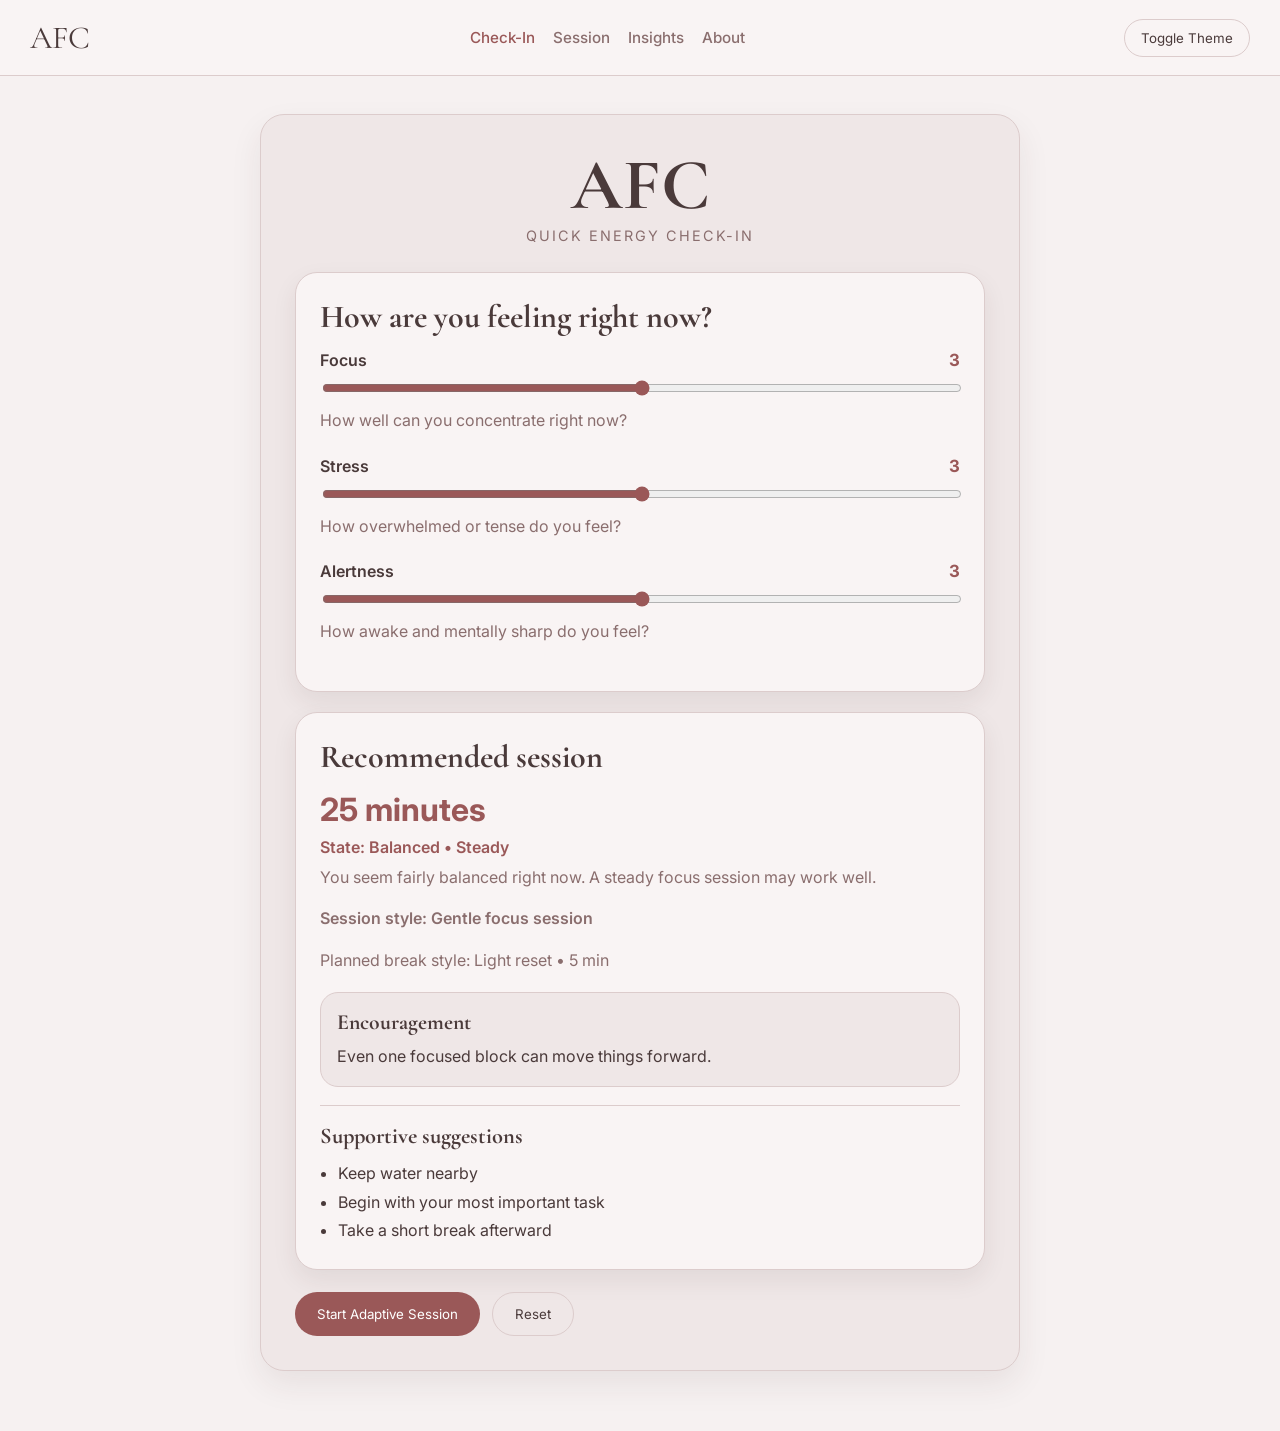
<file: index.html>
<!DOCTYPE html>
<html lang="en">
<head>
  <meta charset="UTF-8" />
  <meta name="viewport" content="width=device-width, initial-scale=1.0" />
  <title>AFC | Energy Check-In</title>
  <link rel="preconnect" href="https://fonts.googleapis.com">
  <link rel="preconnect" href="https://fonts.gstatic.com" crossorigin>
  <link href="https://fonts.googleapis.com/css2?family=Cormorant+Garamond:wght@500;600&family=Inter:wght@300;400;500;600&display=swap" rel="stylesheet">
  <link rel="stylesheet" href="style.css" />
</head>
<body>
  <header class="topbar">
    <div class="brand">AFC</div>
    <nav class="nav">
      <a href="index.html" class="active">Check-In</a>
      <a href="dashboard.html">Session</a>
      <a href="insights.html">Insights</a>
      <a href="about.html">About</a>
    </nav>
    <button id="themeToggle" class="theme-btn" type="button">Toggle Theme</button>
  </header>

  <main class="page-shell">
    <section class="panel panel-checkin">
      <h1>AFC</h1>
      <p class="eyebrow">QUICK ENERGY CHECK-IN</p>

      <div class="content-block">
        <h2>How are you feeling right now?</h2>

        <div class="slider-group">
          <div class="slider-head">
            <label for="focus">Focus</label>
            <span id="focusValue">3</span>
          </div>
          <input type="range" id="focus" min="1" max="5" value="3">
          <p class="slider-note">How well can you concentrate right now?</p>
        </div>

        <div class="slider-group">
          <div class="slider-head">
            <label for="stress">Stress</label>
            <span id="stressValue">3</span>
          </div>
          <input type="range" id="stress" min="1" max="5" value="3">
          <p class="slider-note">How overwhelmed or tense do you feel?</p>
        </div>

        <div class="slider-group">
          <div class="slider-head">
            <label for="alertness">Alertness</label>
            <span id="alertnessValue">3</span>
          </div>
          <input type="range" id="alertness" min="1" max="5" value="3">
          <p class="slider-note">How awake and mentally sharp do you feel?</p>
        </div>
      </div>

      <div class="content-block">
        <h2>Recommended session</h2>
        <p class="recommendation-time" id="recommendedTime">25 minutes</p>
        <p class="focus-state" id="focusStateText">State: Balanced • Steady</p>
        <p class="support-text" id="supportMessage">
          You seem fairly balanced right now. A steady focus session may work well.
        </p>
        <p class="small-text emphasis-text" id="sessionIntensity">Session style: Balanced session</p>

        <p class="small-text smart-preview-text" id="smartBreakPreview">
          AFC will also prepare a break suggestion that matches your current energy state.
        </p>
        
        <div class="quote-box">
          <h3>Encouragement</h3>
          <p id="encouragementText">A calm start is still a strong start.</p>
        </div>

        <div class="suggestion-box">
          <h3>Supportive suggestions</h3>
          <ul id="checkinSuggestions">
            <li>Keep water nearby</li>
            <li>Begin with your most important task</li>
            <li>Take a short break afterward</li>
          </ul>
        </div>
      </div>

      <div class="button-row">
        <button id="startSessionBtn" class="primary-btn" type="button">Start Adaptive Session</button>
        <button id="resetCheckinBtn" class="secondary-btn" type="button">Reset</button>
      </div>
    </section>
  </main>

  <script src="script.js"></script>
</body>
</html>
</file>
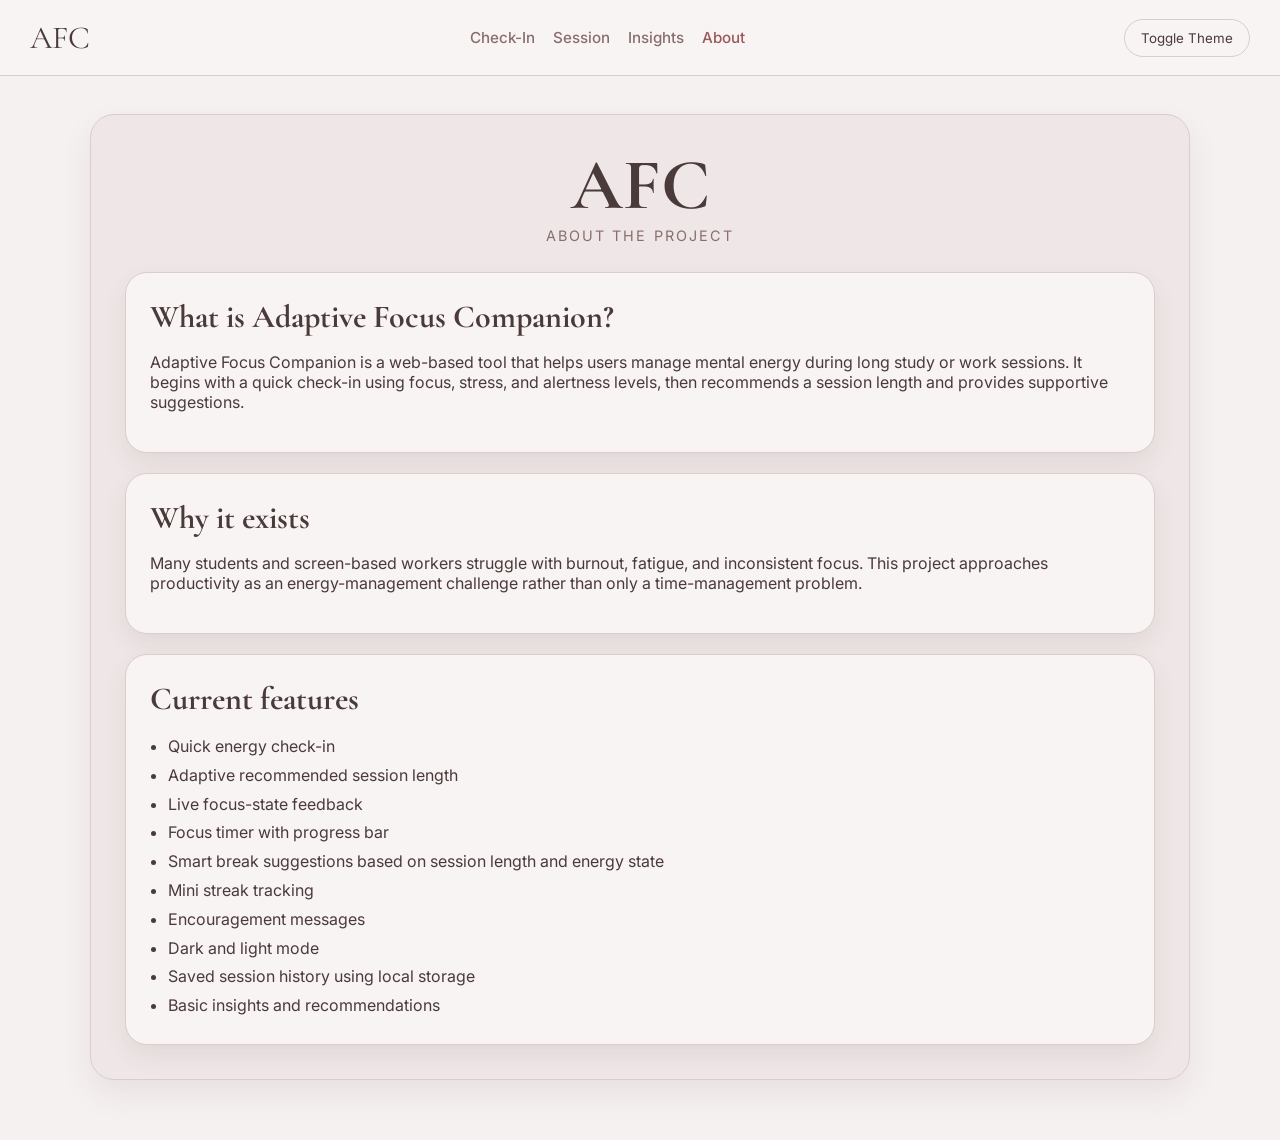
<file: about.html>
<!DOCTYPE html>
<html lang="en">
<head>
  <meta charset="UTF-8" />
  <meta name="viewport" content="width=device-width, initial-scale=1.0" />
  <title>AFC | About</title>
  <link rel="preconnect" href="https://fonts.googleapis.com">
  <link rel="preconnect" href="https://fonts.gstatic.com" crossorigin>
  <link href="https://fonts.googleapis.com/css2?family=Cormorant+Garamond:wght@500;600&family=Inter:wght@300;400;500;600&display=swap" rel="stylesheet">
  <link rel="stylesheet" href="style.css" />
</head>
<body>
  <header class="topbar">
    <div class="brand">AFC</div>
    <nav class="nav">
      <a href="index.html">Check-In</a>
      <a href="dashboard.html">Session</a>
      <a href="insights.html">Insights</a>
      <a href="about.html" class="active">About</a>
    </nav>
    <button id="themeToggle" class="theme-btn" type="button">Toggle Theme</button>
  </header>

  <main class="page-shell">
    <section class="panel">
      <h1>AFC</h1>
      <p class="eyebrow">ABOUT THE PROJECT</p>

      <div class="about-layout">
        <div class="card">
          <h2>What is Adaptive Focus Companion?</h2>
          <p>
            Adaptive Focus Companion is a web-based tool that helps users manage mental energy during long study or work sessions.
            It begins with a quick check-in using focus, stress, and alertness levels, then recommends a session length and provides
            supportive suggestions.
          </p>
        </div>

        <div class="card">
          <h2>Why it exists</h2>
          <p>
            Many students and screen-based workers struggle with burnout, fatigue, and inconsistent focus. This project approaches
            productivity as an energy-management challenge rather than only a time-management problem.
          </p>
        </div>

        <div class="card">
          <h2>Current features</h2>
          <ul class="simple-list">
            <li>Quick energy check-in</li>
            <li>Adaptive recommended session length</li>
            <li>Live focus-state feedback</li>
            <li>Focus timer with progress bar</li>
            <li>Smart break suggestions based on session length and energy state</li>
            <li>Mini streak tracking</li>
            <li>Encouragement messages</li>
            <li>Dark and light mode</li>
            <li>Saved session history using local storage</li>
            <li>Basic insights and recommendations</li>
          </ul>
        </div>
      </div>
    </section>
  </main>

  <script src="script.js"></script>
</body>
</html>
</file>
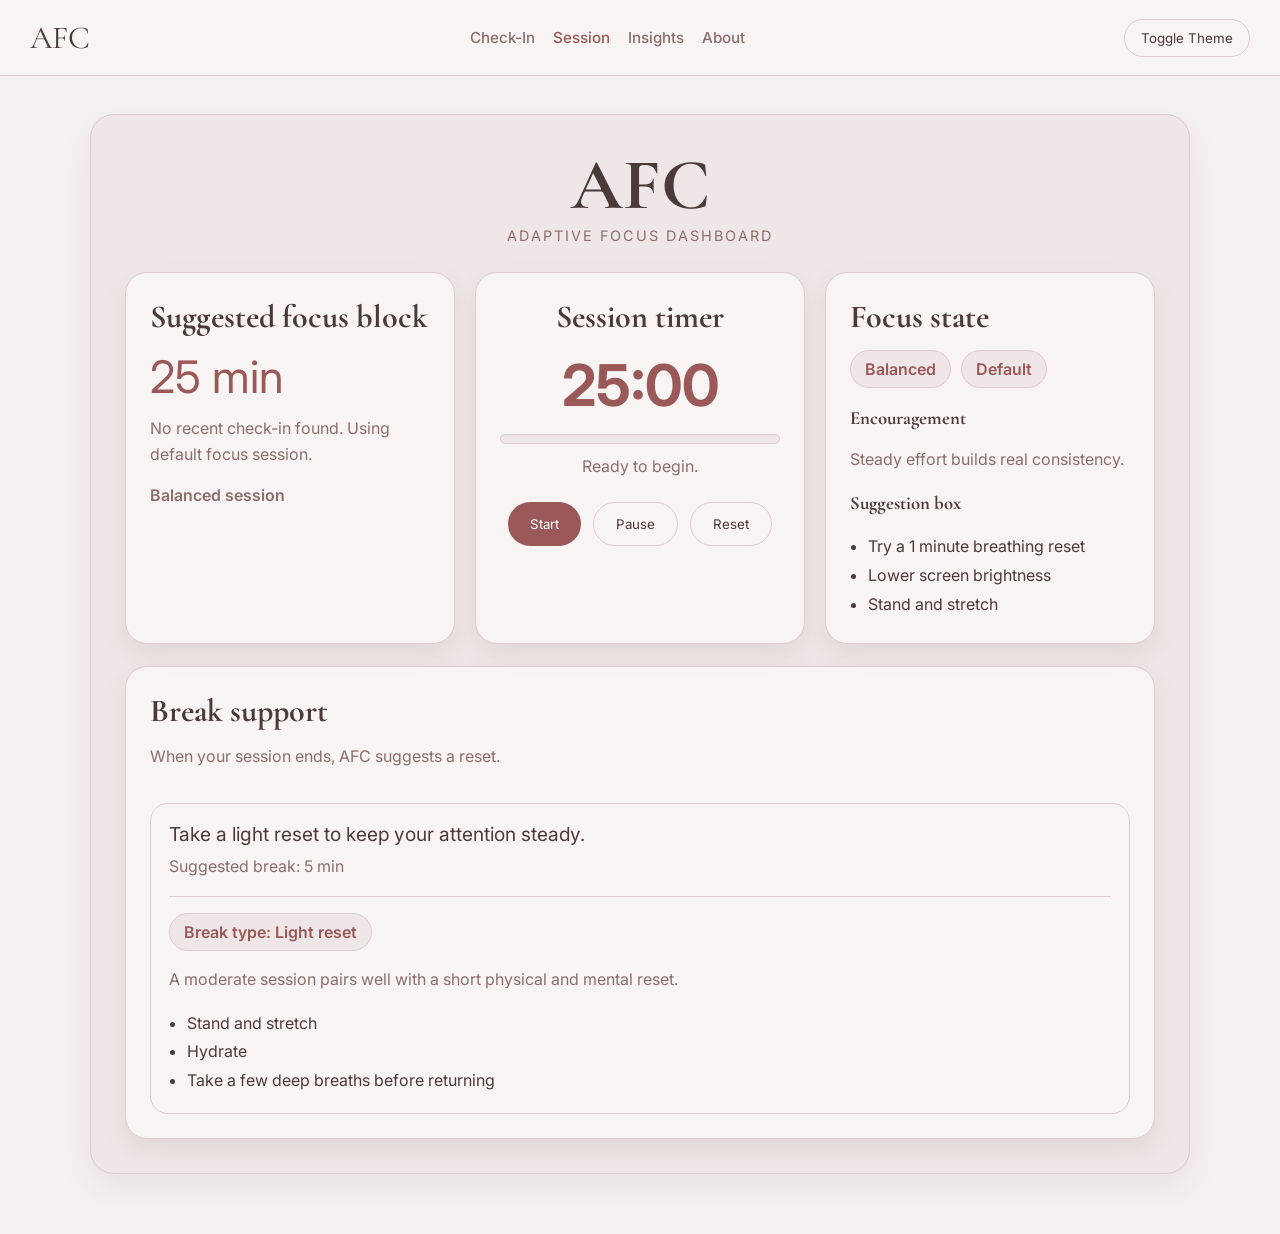
<file: dashboard.html>
<!DOCTYPE html>
<html lang="en">
<head>
  <meta charset="UTF-8" />
  <meta name="viewport" content="width=device-width, initial-scale=1.0" />
  <title>AFC | Focus Session</title>
  <link rel="preconnect" href="https://fonts.googleapis.com">
  <link rel="preconnect" href="https://fonts.gstatic.com" crossorigin>
  <link href="https://fonts.googleapis.com/css2?family=Cormorant+Garamond:wght@500;600&family=Inter:wght@300;400;500;600&display=swap" rel="stylesheet">
  <link rel="stylesheet" href="style.css" />
</head>
<body>
  <header class="topbar">
    <div class="brand">AFC</div>
    <nav class="nav">
      <a href="index.html">Check-In</a>
      <a href="dashboard.html" class="active">Session</a>
      <a href="insights.html">Insights</a>
      <a href="about.html">About</a>
    </nav>
    <button id="themeToggle" class="theme-btn" type="button">Toggle Theme</button>
  </header>

  <main class="page-shell">
    <section class="panel">
      <h1>AFC</h1>
      <p class="eyebrow">ADAPTIVE FOCUS DASHBOARD</p>

      <div class="dashboard-grid">
        <div class="card">
          <h2>Suggested focus block</h2>
          <p class="large-stat" id="dashboardSessionLength">25 min</p>
          <p class="small-text" id="dashboardReason">Based on your latest energy check-in.</p>
          <p class="small-text emphasis-text" id="dashboardIntensity">Balanced session</p>
        </div>

        <div class="card center-card">
          <h2>Session timer</h2>
          <div id="timerDisplay" class="timer-display">25:00</div>

          <div class="progress-bar">
            <div id="progressFill" class="progress-fill"></div>
          </div>

          <p id="sessionStatus" class="small-text">Ready to begin.</p>

          <div class="button-row small-gap">
            <button id="beginTimerBtn" class="primary-btn" type="button">Start</button>
            <button id="pauseTimerBtn" class="secondary-btn" type="button">Pause</button>
            <button id="resetTimerBtn" class="secondary-btn" type="button">Reset</button>
          </div>
        </div>

        <div class="card">
          <h2>Focus state</h2>
          <div class="state-tags">
            <span id="stateTagOne" class="state-tag">Balanced</span>
            <span id="stateTagTwo" class="state-tag">Steady</span>
          </div>

          <h3>Encouragement</h3>
          <p id="dashboardEncouragement" class="small-text">
            Stay steady. Progress grows through consistency.
          </p>

          <h3>Suggestion box</h3>
          <ul id="dashboardSuggestions" class="simple-list">
            <li>Try a 1 minute breathing reset</li>
            <li>Lower screen brightness</li>
            <li>Stand and stretch</li>
          </ul>
        </div>
      </div>

      <div class="wide-card">
        <div class="wide-card-head">
          <div>
            <h2>Break support</h2>
            <p class="small-text">When your session ends, AFC suggests a reset.</p>
          </div>
        </div>

        <div class="break-box">
          <p id="breakSuggestion" class="large-break-text">Complete a session to receive a break suggestion.</p>
          <p id="breakDuration" class="small-text">Suggested break: —</p>

          <div class="smart-break-details">
            <p id="breakType" class="break-pill">Break type: —</p>
            <p id="breakReason" class="small-text">Your personalized break reasoning will appear here.</p>
            <ul id="breakSteps" class="simple-list break-steps">
              <li>Finish a session to receive personalized reset steps.</li> 
            </ul>
          </div>
        </div>
      </div>
    </section>
  </main>

  <script src="script.js"></script>
</body>
</html>
</file>
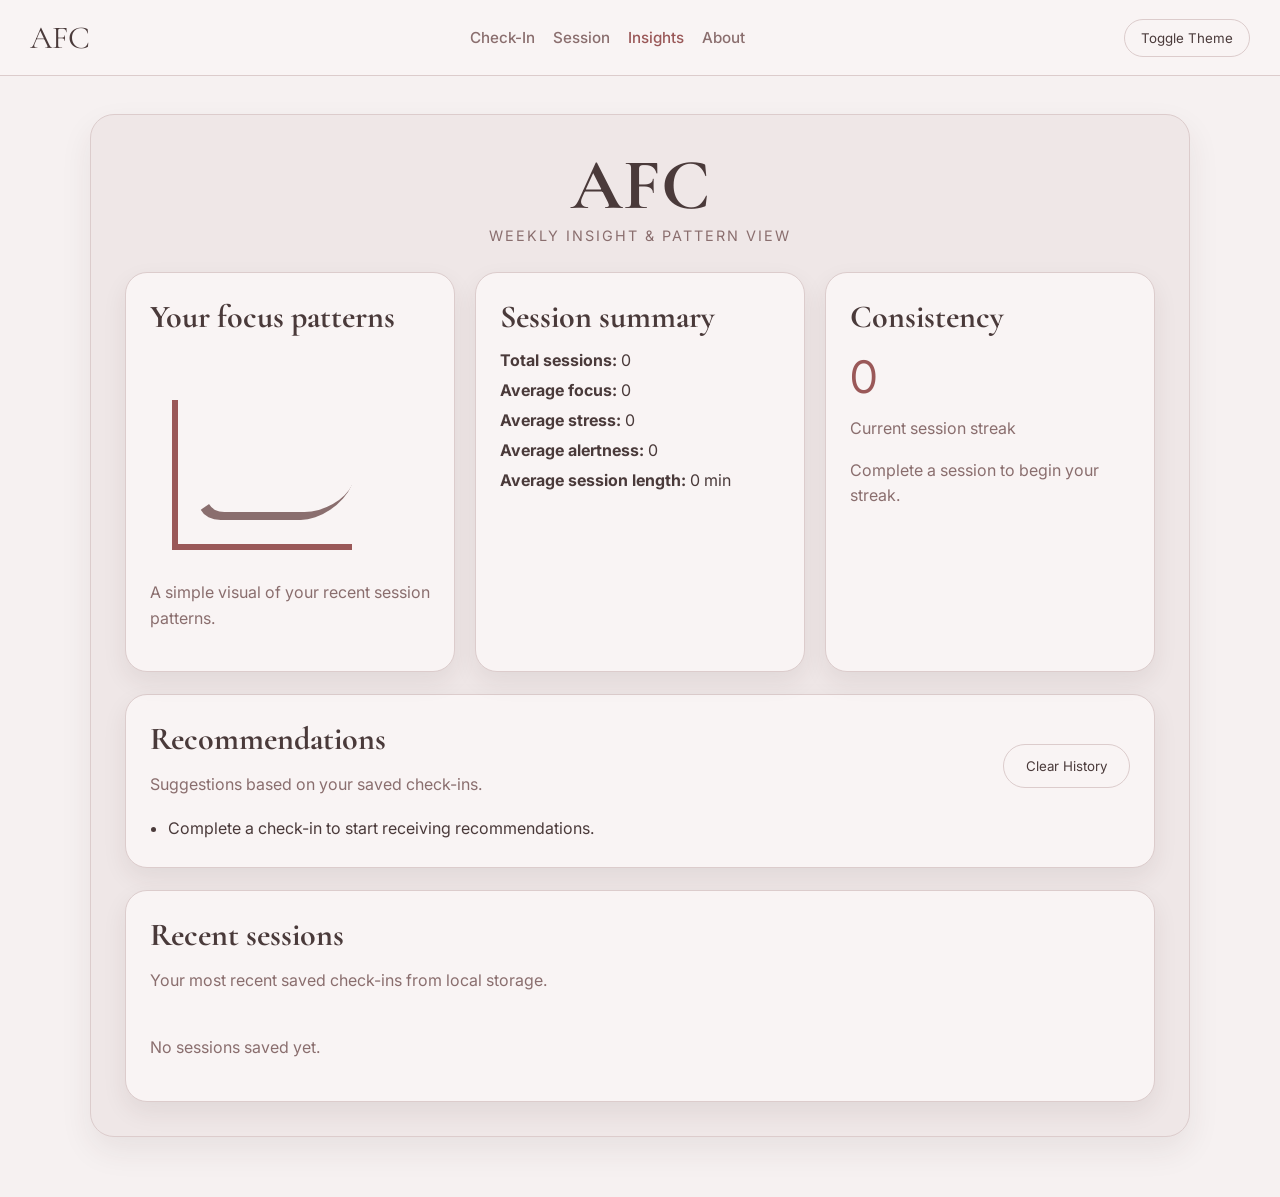
<file: insights.html>
<!DOCTYPE html>
<html lang="en">
<head>
  <meta charset="UTF-8" />
  <meta name="viewport" content="width=device-width, initial-scale=1.0" />
  <title>AFC | Weekly Insights</title>
  <link rel="preconnect" href="https://fonts.googleapis.com">
  <link rel="preconnect" href="https://fonts.gstatic.com" crossorigin>
  <link href="https://fonts.googleapis.com/css2?family=Cormorant+Garamond:wght@500;600&family=Inter:wght@300;400;500;600&display=swap" rel="stylesheet">
  <link rel="stylesheet" href="style.css" />
</head>
<body>
  <header class="topbar">
    <div class="brand">AFC</div>
    <nav class="nav">
      <a href="index.html">Check-In</a>
      <a href="dashboard.html">Session</a>
      <a href="insights.html" class="active">Insights</a>
      <a href="about.html">About</a>
    </nav>
    <button id="themeToggle" class="theme-btn" type="button">Toggle Theme</button>
  </header>

  <main class="page-shell">
    <section class="panel">
      <h1>AFC</h1>
      <p class="eyebrow">WEEKLY INSIGHT & PATTERN VIEW</p>

      <div class="dashboard-grid">
        <div class="card">
          <h2>Your focus patterns</h2>
          <div class="fake-chart">
            <div class="axis-y"></div>
            <div class="axis-x"></div>
            <div class="chart-line"></div>
          </div>
          <p class="small-text">A simple visual of your recent session patterns.</p>
        </div>

        <div class="card">
          <h2>Session summary</h2>
          <div class="stats-list">
            <p><strong>Total sessions:</strong> <span id="totalSessions">0</span></p>
            <p><strong>Average focus:</strong> <span id="avgFocus">0</span></p>
            <p><strong>Average stress:</strong> <span id="avgStress">0</span></p>
            <p><strong>Average alertness:</strong> <span id="avgAlertness">0</span></p>
            <p><strong>Average session length:</strong> <span id="avgMinutes">0 min</span></p>
          </div>
        </div>

        <div class="card">
          <h2>Consistency</h2>
          <p class="large-stat" id="streakCount">0</p>
          <p class="small-text">Current session streak</p>
          <p class="small-text" id="streakMessage">Complete a session to begin your streak.</p>
        </div>
      </div>

      <div class="wide-card">
        <div class="wide-card-head">
          <div>
            <h2>Recommendations</h2>
            <p class="small-text">Suggestions based on your saved check-ins.</p>
          </div>
          <button id="clearHistoryBtn" class="secondary-btn" type="button">Clear History</button>
        </div>

        <ul id="insightRecommendations" class="simple-list">
          <li>Complete a check-in to start receiving recommendations.</li>
        </ul>
      </div>

      <div class="wide-card">
        <div class="wide-card-head">
          <div>
            <h2>Recent sessions</h2>
            <p class="small-text">Your most recent saved check-ins from local storage.</p>
          </div>
        </div>

        <div id="historyList" class="history-list">
          <p class="small-text">No sessions saved yet.</p>
        </div>
      </div>
    </section>
  </main>

  <script src="script.js"></script>
</body>
</html>
</file>
<file: style.css>
:root {
  --bg: #f6f1f1;
  --panel: #efe7e7;
  --card: #f9f4f4;
  --text: #4a3a3a;
  --muted: #8a6e6e;
  --accent: #9a5858;
  --accent-dark: #824747;
  --border: #dccccc;
  --shadow: rgba(70, 40, 40, 0.08);
}

body.dark-mode {
  --bg: #1e1919;
  --panel: #2a2323;
  --card: #342b2b;
  --text: #f2e9e9;
  --muted: #cdb6b6;
  --accent: #d08d8d;
  --accent-dark: #b57575;
  --border: #4d3d3d;
  --shadow: rgba(0, 0, 0, 0.28);
}

* {
  box-sizing: border-box;
}

body {
  margin: 0;
  background: var(--bg);
  color: var(--text);
  font-family: "Inter", sans-serif;
}

h1,
h2,
h3,
.brand {
  font-family: "Cormorant Garamond", serif;
}

.topbar {
  display: flex;
  align-items: center;
  justify-content: space-between;
  gap: 18px;
  padding: 18px 30px;
  background: var(--card);
  border-bottom: 1px solid var(--border);
  position: sticky;
  top: 0;
  z-index: 10;
}

.brand {
  font-size: 2rem;
}

.nav {
  display: flex;
  gap: 18px;
  flex-wrap: wrap;
}

.nav a {
  text-decoration: none;
  color: var(--muted);
  font-weight: 500;
  font-size: 0.95rem;
}

.nav a.active,
.nav a:hover {
  color: var(--accent);
}

.theme-btn,
.primary-btn,
.secondary-btn {
  border: none;
  border-radius: 999px;
  cursor: pointer;
  font-family: inherit;
  transition: 0.2s ease;
}

.theme-btn {
  padding: 10px 16px;
  background: transparent;
  border: 1px solid var(--border);
  color: var(--text);
}

.primary-btn {
  padding: 13px 22px;
  background: var(--accent);
  color: white;
}

.primary-btn:hover {
  background: var(--accent-dark);
}

.secondary-btn {
  padding: 13px 22px;
  background: transparent;
  border: 1px solid var(--border);
  color: var(--text);
}

.secondary-btn:hover,
.theme-btn:hover {
  background: rgba(255, 255, 255, 0.08);
}

.page-shell {
  display: flex;
  justify-content: center;
  padding: 38px 20px 60px;
}

.panel {
  width: 100%;
  max-width: 1100px;
  background: var(--panel);
  border: 1px solid var(--border);
  border-radius: 24px;
  padding: 34px;
  box-shadow: 0 14px 32px var(--shadow);
}

.panel-checkin {
  max-width: 760px;
}

h1 {
  margin: 0;
  font-size: 4.5rem;
  text-align: center;
  line-height: 1;
}

.eyebrow {
  text-align: center;
  letter-spacing: 0.14em;
  color: var(--muted);
  font-size: 0.9rem;
  margin: 6px 0 28px;
}

.content-block,
.card,
.wide-card {
  background: var(--card);
  border: 1px solid var(--border);
  border-radius: 22px;
  padding: 24px;
  box-shadow: 0 10px 24px var(--shadow);
}

.content-block + .content-block {
  margin-top: 20px;
}

.content-block h2,
.card h2,
.wide-card h2 {
  margin: 0 0 14px;
  font-size: 2rem;
}

.slider-group {
  margin-bottom: 22px;
}

.slider-head {
  display: flex;
  align-items: center;
  justify-content: space-between;
  margin-bottom: 8px;
}

.slider-head label {
  font-weight: 600;
}

.slider-head span {
  color: var(--accent);
  font-weight: 700;
  font-size: 1.05rem;
}

input[type="range"] {
  width: 100%;
  accent-color: var(--accent);
}

.slider-note,
.small-text,
.support-text {
  color: var(--muted);
  line-height: 1.6;
  margin-top: 8px;
}

.recommendation-time {
  margin: 0 0 8px;
  font-size: 2rem;
  color: var(--accent);
  font-weight: 700;
}

.focus-state {
  margin: 0 0 8px;
  color: var(--accent);
  font-weight: 600;
}

.emphasis-text {
  font-weight: 600;
}

.quote-box {
  margin-top: 18px;
  padding: 16px;
  border-radius: 18px;
  background: var(--panel);
  border: 1px solid var(--border);
}

.quote-box h3 {
  margin: 0 0 8px;
  font-size: 1.35rem;
}

.quote-box p {
  margin: 0;
  line-height: 1.7;
  color: var(--text);
}

.suggestion-box {
  margin-top: 18px;
  padding-top: 16px;
  border-top: 1px solid var(--border);
}

.suggestion-box h3 {
  margin: 0 0 10px;
  font-size: 1.4rem;
}

.suggestion-box ul,
.simple-list {
  margin: 0;
  padding-left: 18px;
  line-height: 1.8;
}

.button-row {
  display: flex;
  gap: 12px;
  margin-top: 22px;
  flex-wrap: wrap;
}

.small-gap {
  justify-content: center;
}

.dashboard-grid {
  display: grid;
  grid-template-columns: repeat(3, 1fr);
  gap: 20px;
}

.center-card {
  text-align: center;
}

.large-stat {
  font-size: 2.8rem;
  color: var(--accent);
  margin: 12px 0;
}

.timer-display {
  font-size: 3.6rem;
  font-weight: 700;
  color: var(--accent);
  margin: 10px 0 8px;
}

.progress-bar {
  width: 100%;
  height: 10px;
  background: var(--panel);
  border: 1px solid var(--border);
  border-radius: 999px;
  overflow: hidden;
  margin: 14px 0 10px;
}

.progress-fill {
  height: 100%;
  width: 0%;
  background: var(--accent);
  transition: width 0.8s linear;
}

.state-tags {
  display: flex;
  flex-wrap: wrap;
  gap: 10px;
  margin-bottom: 18px;
}

.state-tag {
  display: inline-block;
  padding: 8px 14px;
  border-radius: 999px;
  background: var(--panel);
  border: 1px solid var(--border);
  color: var(--accent);
  font-weight: 600;
}

.break-box {
  background: var(--card);
  border: 1px solid var(--border);
  border-radius: 18px;
  padding: 18px;
  margin-top: 18px;
}

.large-break-text {
  font-size: 1.2rem;
  margin: 0 0 8px;
  color: var(--text);
}

.smart-break-details {
  margin-top: 16px;
  padding-top: 16px;
  border-top: 1px solid var(--border);
}

.break-pill {
  display: inline-block;
  margin: 0 0 8px;
  padding: 8px 14px;
  border-radius: 999px;
  background: var(--panel);
  border: 1px solid var(--border);
  color: var(--accent);
  font-weight: 600;
}

.break-steps {
  margin-top: 10px;
}

.fake-chart {
  position: relative;
  height: 220px;
  margin: 16px 0 6px;
}

.axis-y,
.axis-x {
  position: absolute;
  background: var(--accent);
}

.axis-y {
  left: 22px;
  bottom: 22px;
  width: 6px;
  height: 150px;
}

.axis-x {
  left: 22px;
  bottom: 22px;
  width: 180px;
  height: 6px;
}

.chart-line {
  position: absolute;
  left: 52px;
  bottom: 52px;
  width: 150px;
  height: 70px;
  border-bottom: 8px solid var(--muted);
  border-left: 8px solid transparent;
  border-radius: 40px;
  transform: skewX(-25deg);
}

.stats-list p {
  margin: 10px 0;
}

.wide-card {
  margin-top: 22px;
}

.wide-card-head {
  display: flex;
  align-items: center;
  justify-content: space-between;
  gap: 20px;
  flex-wrap: wrap;
}

.history-list {
  display: grid;
  gap: 12px;
  margin-top: 18px;
}

.history-item {
  background: var(--card);
  border: 1px solid var(--border);
  border-radius: 16px;
  padding: 14px;
}

.history-item p {
  margin: 6px 0;
}

.about-layout {
  display: grid;
  gap: 20px;
}

@media (max-width: 900px) {
  .dashboard-grid {
    grid-template-columns: 1fr;
  }
}

@media (max-width: 700px) {
  .topbar {
    flex-direction: column;
    align-items: flex-start;
  }

  .nav {
    gap: 12px;
  }

  .panel {
    padding: 24px;
  }

  h1 {
    font-size: 3.2rem;
  }

  .timer-display {
    font-size: 2.8rem;
  }
}
</file>
